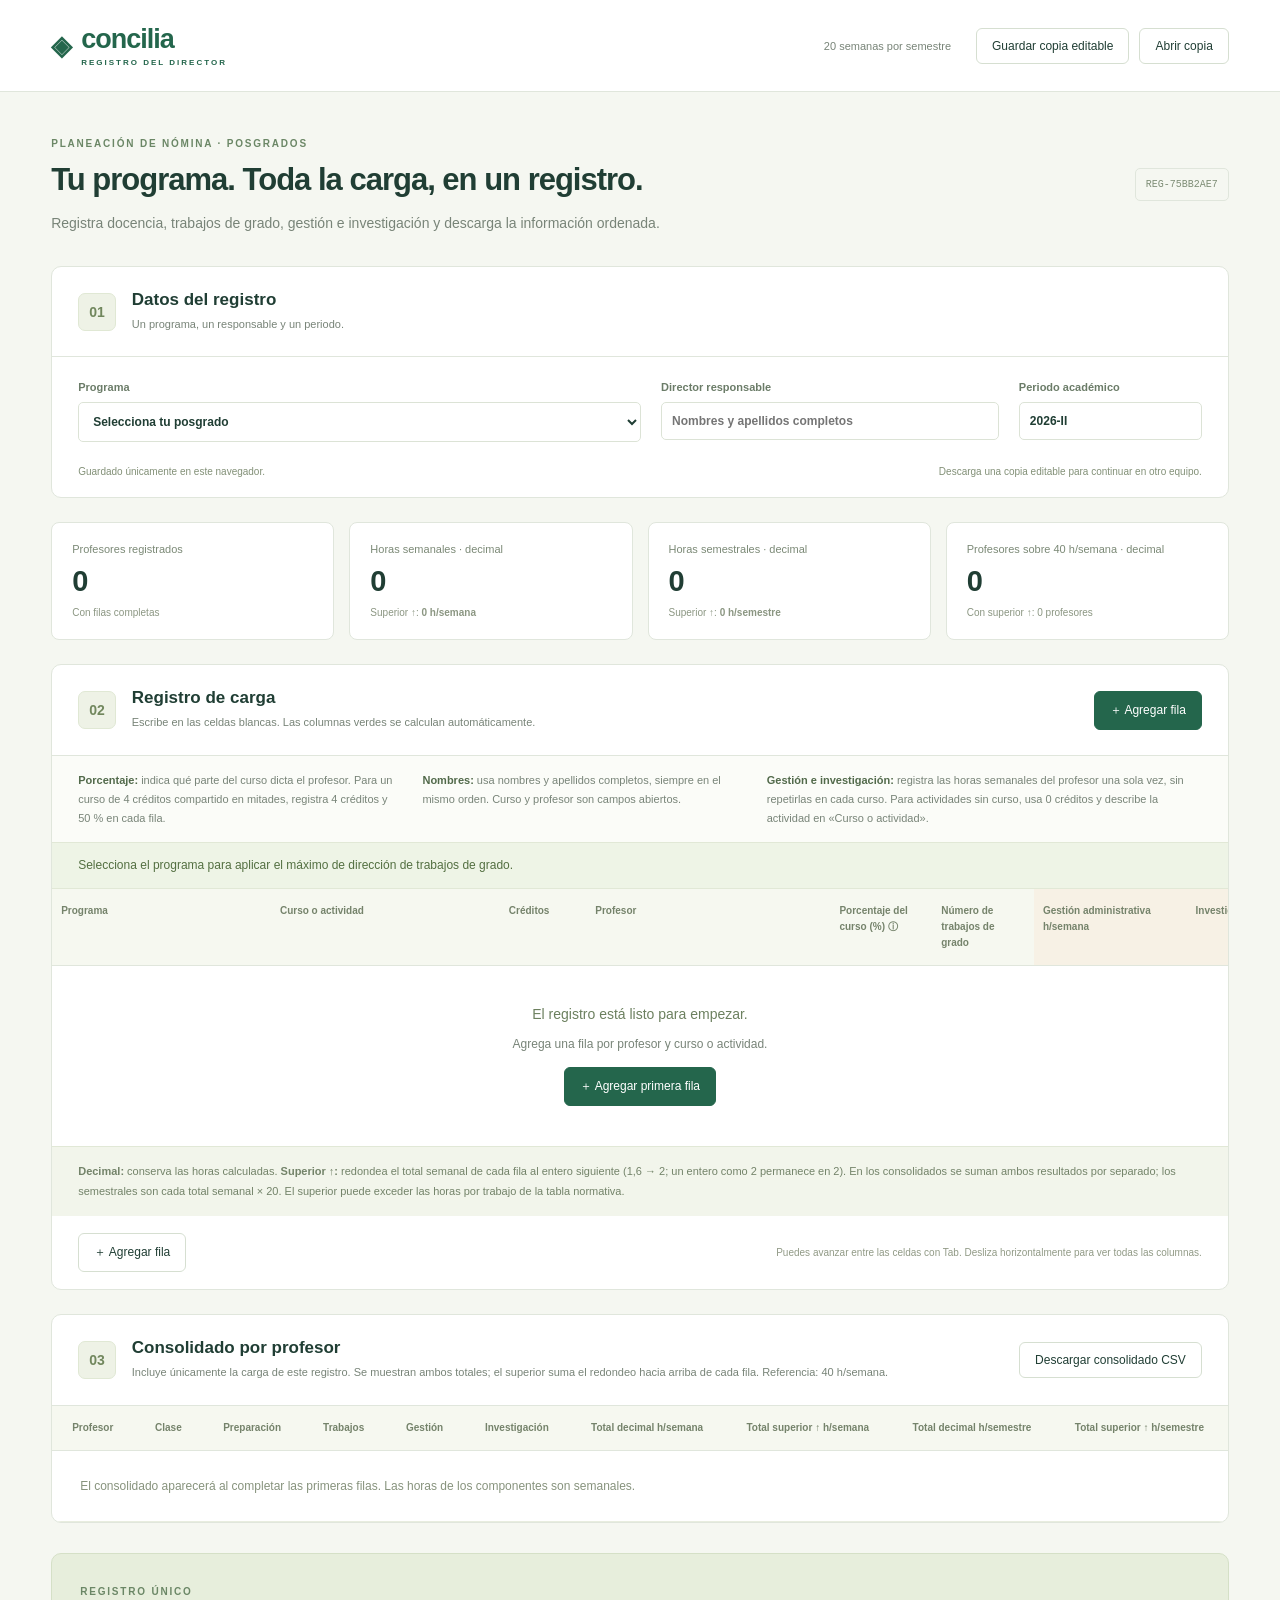
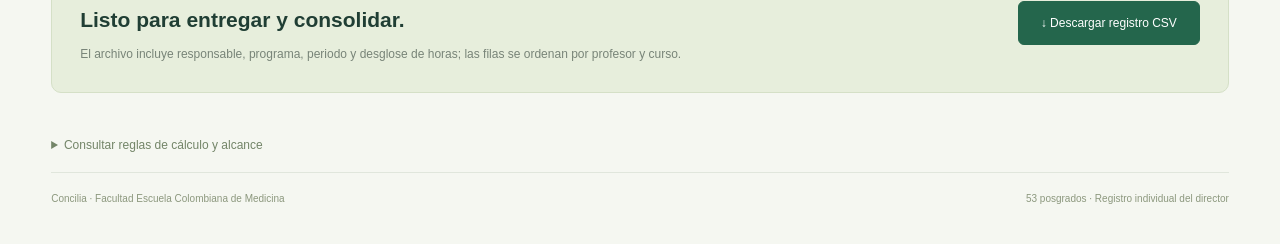
<file: index.html>
<!doctype html><html lang="es"><head><meta charset="utf-8"><meta name="viewport" content="width=device-width,initial-scale=1"><meta name="description" content="Registro individual de carga docente de posgrados: docencia, dirección de trabajos, gestión administrativa e investigación."><title>Concilia · Registro del director</title><link rel="stylesheet" href="style.css?v=20261104-3"></head><body>
<header><a href="#" class="brand">◈ <span>concilia<small>REGISTRO DEL DIRECTOR</small></span></a><div class="header-right"><span class="semester">20 semanas por semestre</span><button id="backup">Guardar copia editable</button><label class="button" for="restore">Abrir copia<input id="restore" type="file" accept=".json,application/json" hidden></label></div></header>
<main><div class="intro"><div><span class="eyebrow">PLANEACIÓN DE NÓMINA · POSGRADOS</span><h1>Tu programa. Toda la carga, en un registro.</h1><p>Registra docencia, trabajos de grado, gestión e investigación y descarga la información ordenada.</p></div><span class="doc-badge" id="record-id"></span></div>
<section class="panel identity"><div class="section-label"><b>01</b><div><h2>Datos del registro</h2><p>Un programa, un responsable y un periodo.</p></div></div><div class="metadata"><label>Programa<select id="program"><option value="">Selecciona tu posgrado</option></select></label><label>Director responsable<input id="director" maxlength="150" placeholder="Nombres y apellidos completos" autocomplete="name"></label><label>Periodo académico<input id="period" maxlength="30" value="2026-II" placeholder="Ej. 2027-I"></label></div><div class="save-line"><span id="save-state" role="status">Guardado únicamente en este navegador.</span><span>Descarga una copia editable para continuar en otro equipo.</span></div></section>
<div class="stats" id="stats"></div>
<section class="panel registry"><div class="section-label"><b>02</b><div><h2>Registro de carga</h2><p>Escribe en las celdas blancas. Las columnas verdes se calculan automáticamente.</p></div><button class="primary add-row">＋ Agregar fila</button></div><div class="guidance"><p><b>Porcentaje:</b> indica qué parte del curso dicta el profesor. Para un curso de 4 créditos compartido en mitades, registra 4 créditos y 50 % en cada fila.</p><p><b>Nombres:</b> usa nombres y apellidos completos, siempre en el mismo orden. Curso y profesor son campos abiertos.</p><p><b>Gestión e investigación:</b> registra las horas semanales del profesor una sola vez, sin repetirlas en cada curso. Para actividades sin curso, usa 0 créditos y describe la actividad en «Curso o actividad».</p></div>
<div class="thesis-policy" id="thesis-policy" role="status"></div><div class="sheet-wrap"><table id="sheet"><thead><tr><th>Programa</th><th>Curso o actividad</th><th>Créditos</th><th>Profesor</th><th title="Porcentaje del curso que dicta este profesor">Porcentaje del curso (%) ⓘ</th><th>Número de trabajos de grado</th><th class="input-hours">Gestión administrativa h/semana</th><th class="input-hours">Investigación h/semana</th><th class="calc">Preparación y evaluación h/semana</th><th class="calc">Clase h/semana</th><th class="calc">Trabajo de grado h/semana</th><th class="calc total-col">Total decimal h/semana</th><th class="calc total-col">Total superior ↑ h/semana</th></tr></thead><tbody id="body"></tbody></table></div><div id="empty"><span>El registro está listo para empezar.</span><p>Agrega una fila por profesor y curso o actividad.</p><button class="primary add-row">＋ Agregar primera fila</button></div><p class="rounding-note"><b>Decimal:</b> conserva las horas calculadas. <b>Superior ↑:</b> redondea el total semanal de cada fila al entero siguiente (1,6 → 2; un entero como 2 permanece en 2). En los consolidados se suman ambos resultados por separado; los semestrales son cada total semanal × 20. El superior puede exceder las horas por trabajo de la tabla normativa.</p><div class="sheet-bottom"><button class="add-row">＋ Agregar fila</button><span>Puedes avanzar entre las celdas con Tab. Desliza horizontalmente para ver todas las columnas.</span></div><div id="issues" aria-live="polite"></div></section>
<section class="panel summary"><div class="section-label"><b>03</b><div><h2>Consolidado por profesor</h2><p>Incluye únicamente la carga de este registro. Se muestran ambos totales; el superior suma el redondeo hacia arriba de cada fila. Referencia: 40 h/semana.</p></div><button id="download-summary">Descargar consolidado CSV</button></div><div class="summary-wrap"><table><thead><tr><th>Profesor</th><th>Clase</th><th>Preparación</th><th>Trabajos</th><th>Gestión</th><th>Investigación</th><th>Total decimal h/semana</th><th>Total superior ↑ h/semana</th><th>Total decimal h/semestre</th><th>Total superior ↑ h/semestre</th></tr></thead><tbody id="summary-body"></tbody></table></div></section>
<section class="download-panel"><div><span class="eyebrow">REGISTRO ÚNICO</span><h2>Listo para entregar y consolidar.</h2><p>El archivo incluye responsable, programa, periodo y desglose de horas; las filas se ordenan por profesor y curso.</p></div><button class="primary" id="download">↓ Descargar registro CSV</button></section>
<details class="rules"><summary>Consultar reglas de cálculo y alcance</summary><p>Cada crédito asignado equivale a 16 horas de clase y 8 de preparación por semestre. Se asigna automáticamente el máximo por trabajo y periodo académico: 16 horas en especializaciones no clínicas y maestrías de profundización; 32 horas en especializaciones médico-quirúrgicas o clínicas y en la Maestría en Fisiología Traslacional (investigación); 48 horas en doctorado. Las demás maestrías son de profundización. Las horas de dirección se recalculan según el programa seleccionado, también al abrir una copia guardada. Todo se divide en 20 semanas. El total decimal semanal suma clase, preparación, dirección, gestión e investigación. Además, se reporta el total superior, que redondea hacia arriba al entero <b>por fila</b>. El consolidado superior suma los valores superiores de las filas, no redondea de nuevo el total decimal del profesor. Ambos totales semestrales se calculan multiplicando su total semanal por 20.</p><p>Los máximos por trabajo se aplican al cálculo decimal. El total superior es una referencia de redondeo y puede superar esos máximos. Las alertas distinguen excesos decimales y excesos que aparecen solo con el superior. Se considera únicamente este registro, sin consultar otros programas. Nombres con diferencias en mayúsculas, tildes y espacios se agrupan; abreviaturas, orden diferente u homónimos requieren revisión del director.</p><p>Este registro se guarda localmente en el navegador. La app no envía la información de nómina a un servidor ni sincroniza entre equipos. Las copias descargadas contienen la información que ingresaste.</p></details><footer><span>Concilia · Facultad Escuela Colombiana de Medicina</span><span>53 posgrados · Registro individual del director</span></footer></main><div id="toast" role="status"></div><script src="catalog.js?v=20261104-3"></script><script src="thesis-rules.js?v=20261104-3"></script><script src="model.js?v=20261104-3"></script><script src="app.js?v=20261104-3"></script></body></html>
</file>
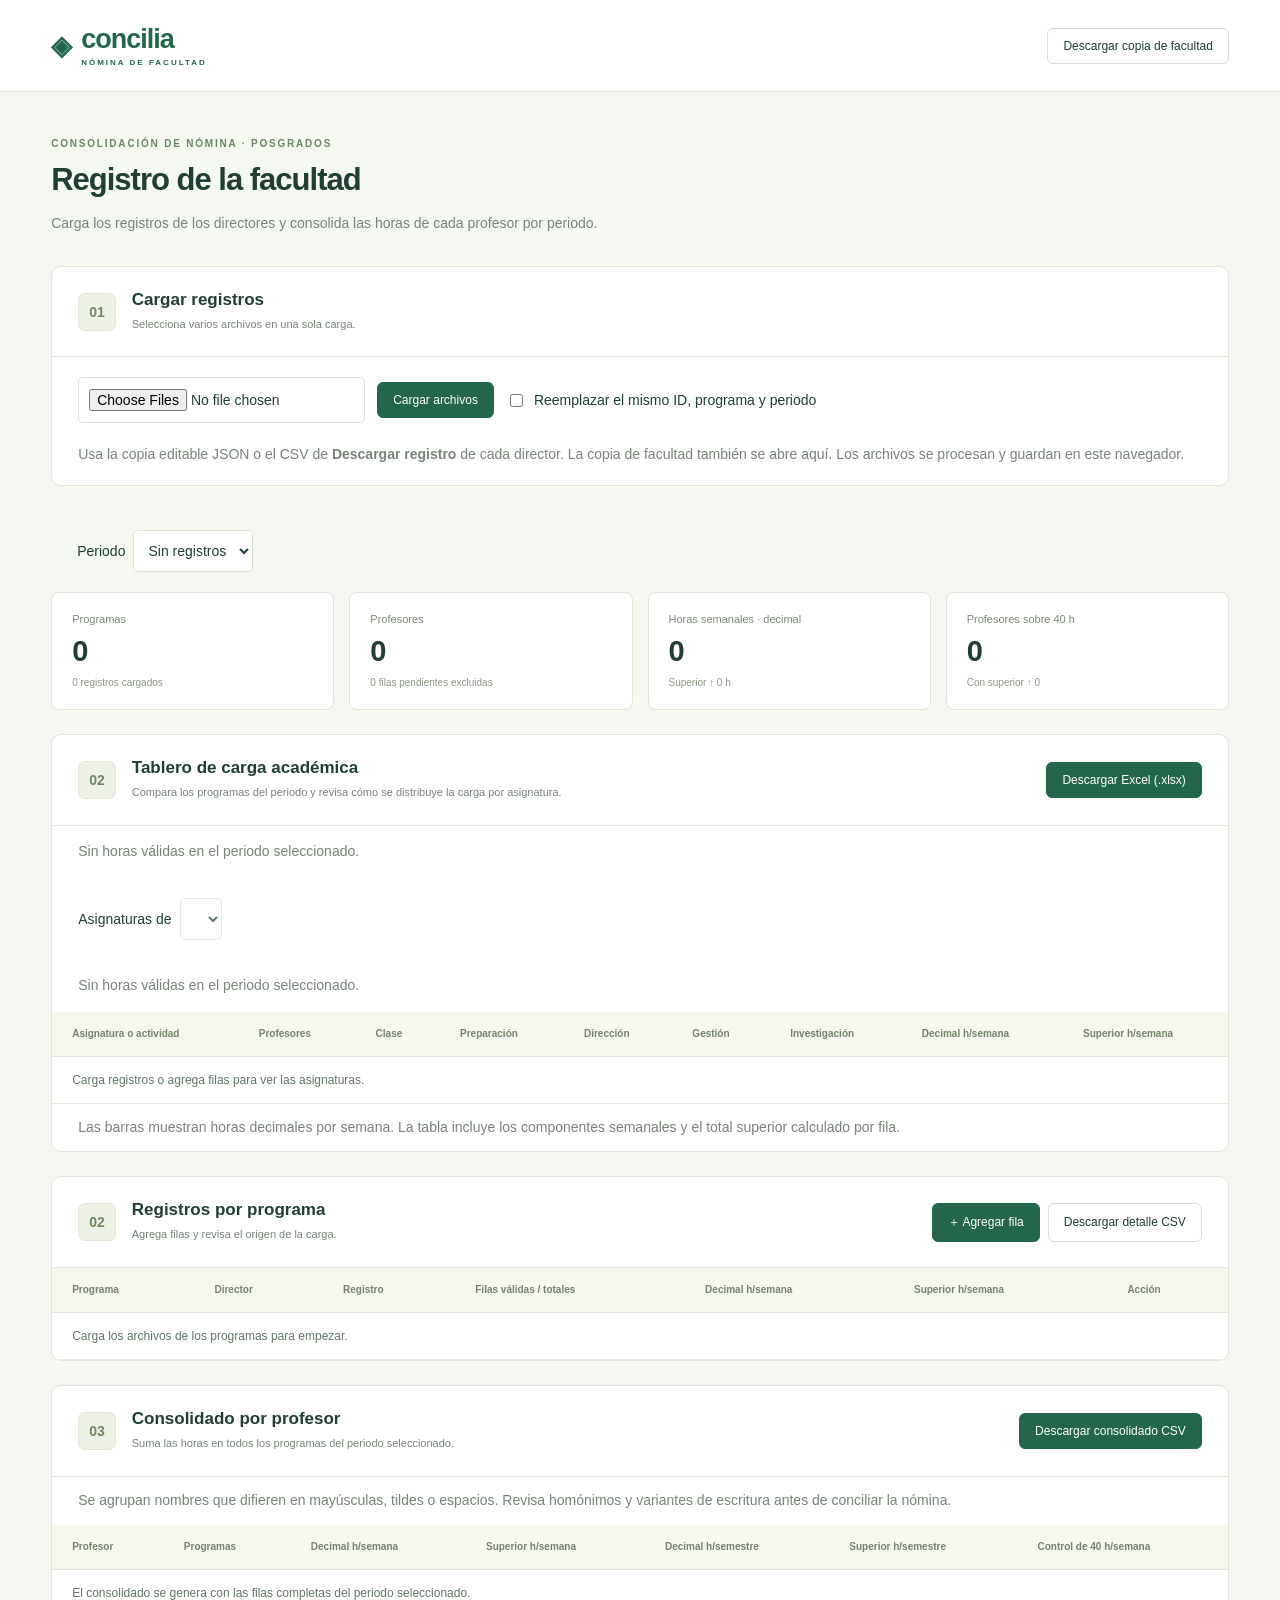
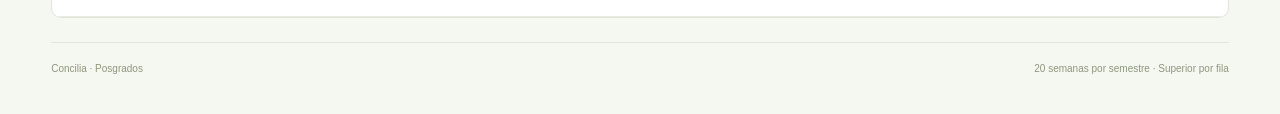
<file: facultad/index.html>
<!doctype html>
<html lang="es">
<head>
<meta charset="utf-8">
<meta name="viewport" content="width=device-width, initial-scale=1">
<title>Concilia · Nómina de facultad</title>
<link rel="stylesheet" href="../style.css?v=20261104-3">
<style>
.workspace-controls{display:flex;gap:12px;flex-wrap:wrap;align-items:center;padding:20px 26px}.workspace-controls label{display:flex;gap:8px;align-items:center}.workspace-controls input[type=checkbox]{width:auto}.workspace-controls select{max-width:100%}.import-note{margin:0;padding:0 26px 18px}.faculty-status{margin:12px 0;white-space:pre-line}.faculty-table{min-width:880px}.faculty-exports{display:flex;gap:8px;flex-wrap:wrap;margin-left:auto}.faculty-note{margin:12px 26px}.faculty-empty{padding:24px;color:#627664}.faculty-detail{margin:18px 26px}.faculty-detail summary{cursor:pointer}.faculty-detail .summary-wrap{margin-top:12px}.faculty-table td{vertical-align:top}
</style>
<style>
.report-bar{max-width:850px;margin:10px 0}.report-bar>div{display:flex;justify-content:space-between;gap:12px;font-size:13px}.report-bar strong{white-space:nowrap}.report-track,.report-track>span{display:block;border-radius:6px;height:8px}.report-track{margin-top:5px;background:#edf3eb}.report-track>span{background:#4a8b68}
.editable-detail{min-width:1150px}.editable-detail td{padding:6px}.detail-input{width:100%;min-width:75px;box-sizing:border-box}.detail-input[type=text]{min-width:155px}#detail-feedback{margin:8px 0}
</style>
<style>
.entry-dialog{width:min(720px,calc(100% - 28px));max-height:90vh;overflow:auto;border:1px solid #dbe5db;border-radius:16px;padding:24px;color:#183d2e}.entry-dialog::backdrop{background:#183d2e66}.entry-dialog h2{margin:0 0 16px}.entry-fields{display:grid;grid-template-columns:repeat(2,minmax(0,1fr));gap:12px;border:0;padding:0;margin:12px 0}.entry-dialog label{display:grid;gap:4px;font-size:13px}.entry-dialog input,.entry-dialog select{min-width:0;width:100%;box-sizing:border-box}.entry-dialog [hidden]{display:none}.entry-actions{display:flex;justify-content:flex-end;gap:8px;flex-wrap:wrap}.entry-result{margin:12px 0;color:#4b6656}.entry-error{color:#a12e22}@media(max-width:520px){.entry-fields{grid-template-columns:1fr}}
</style>
</head>
<body>
<header><span class="brand">◈ <span>concilia<small>NÓMINA DE FACULTAD</small></span></span><div class="header-right"><button id="backup">Descargar copia de facultad</button></div></header>
<main>
<div class="intro"><div><span class="eyebrow">CONSOLIDACIÓN DE NÓMINA · POSGRADOS</span><h1>Registro de la facultad</h1><p>Carga los registros de los directores y consolida las horas de cada profesor por periodo.</p></div></div>
<section class="panel">
<div class="section-label"><b>01</b><div><h2>Cargar registros</h2><p>Selecciona varios archivos en una sola carga.</p></div></div>
<div class="workspace-controls"><input id="files" type="file" multiple accept=".json,.csv" aria-label="Archivos de los programas"><button class="primary" id="import">Cargar archivos</button><label><input type="checkbox" id="replace"> Reemplazar el mismo ID, programa y periodo</label></div>
<p class="import-note">Usa la copia editable JSON o el CSV de <b>Descargar registro</b> de cada director. La copia de facultad también se abre aquí. Los archivos se procesan y guardan en este navegador.</p>
</section>
<p id="status" class="faculty-status" role="status"></p>
<div class="workspace-controls"><label>Periodo <select id="period"></select></label></div>
<div class="stats" id="stats"></div>
<section class="panel">
<div class="section-label"><b>02</b><div><h2>Tablero de carga académica</h2><p>Compara los programas del periodo y revisa cómo se distribuye la carga por asignatura.</p></div><div class="faculty-exports"><button class="primary" id="excel">Descargar Excel (.xlsx)</button></div></div>
<div id="program-chart" class="faculty-note"></div>
<div class="workspace-controls"><label>Asignaturas de <select id="dashboard-program"></select></label></div>
<div id="course-chart" class="faculty-note"></div>
<div class="summary-wrap"><table class="faculty-table"><thead><tr><th>Asignatura o actividad</th><th>Profesores</th><th>Clase</th><th>Preparación</th><th>Dirección</th><th>Gestión</th><th>Investigación</th><th>Decimal h/semana</th><th>Superior h/semana</th></tr></thead><tbody id="dashboard-courses"></tbody></table></div>
<p class="faculty-note">Las barras muestran horas decimales por semana. La tabla incluye los componentes semanales y el total superior calculado por fila.</p>
</section>
<section class="panel">
<div class="section-label"><b>02</b><div><h2>Registros por programa</h2><p>Agrega filas y revisa el origen de la carga.</p></div><div class="faculty-exports"><button class="primary" id="add-row">＋ Agregar fila</button><button id="detail-csv">Descargar detalle CSV</button></div></div>
<div class="summary-wrap"><table class="faculty-table"><thead><tr><th>Programa</th><th>Director</th><th>Registro</th><th>Filas válidas / totales</th><th>Decimal h/semana</th><th>Superior h/semana</th><th>Acción</th></tr></thead><tbody id="records"></tbody></table></div>
<div id="detail"></div>
</section>
<section class="panel">
<div class="section-label"><b>03</b><div><h2>Consolidado por profesor</h2><p>Suma las horas en todos los programas del periodo seleccionado.</p></div><div class="faculty-exports"><button class="primary" id="summary-csv">Descargar consolidado CSV</button></div></div>
<p class="faculty-note">Se agrupan nombres que difieren en mayúsculas, tildes o espacios. Revisa homónimos y variantes de escritura antes de conciliar la nómina.</p>
<div class="summary-wrap"><table class="faculty-table"><thead><tr><th>Profesor</th><th>Programas</th><th>Decimal h/semana</th><th>Superior h/semana</th><th>Decimal h/semestre</th><th>Superior h/semestre</th><th>Control de 40 h/semana</th></tr></thead><tbody id="summary"></tbody></table></div>
</section>
<footer><span>Concilia · Posgrados</span><span>20 semanas por semestre · Superior por fila</span></footer>
</main>
<dialog id="entry-dialog" class="entry-dialog" aria-labelledby="entry-title">
<h2 id="entry-title">Agregar fila</h2>
<form id="entry-form">
<label>Registro de destino <select id="entry-destination"></select></label>
<fieldset id="entry-new" class="entry-fields">
<label>Programa <select id="entry-program" required></select></label>
<label>Periodo <input id="entry-period" placeholder="Ej. 2027-I" maxlength="30" required></label>
<label>Director o responsable <input id="entry-director" maxlength="150" required></label>
</fieldset>
<div class="entry-fields">
<label>Profesor <input id="entry-teacher" maxlength="150" required></label>
<label>Curso o actividad <input id="entry-course" maxlength="150" required></label>
<label>Créditos del curso <input id="entry-credits" type="number" min="0" step="0.01" value="0" required></label>
<label>Porcentaje del curso <input id="entry-pct" type="number" min="0.01" max="100" step="0.01" value="100" required></label>
<label>Trabajos de grado <input id="entry-works" type="number" min="0" step="1" value="0" required></label>
<label>Gestión administrativa h/semana <input id="entry-administration" type="number" min="0" step="0.01" value="0" required></label>
<label>Investigación h/semana <input id="entry-research" type="number" min="0" step="0.01" value="0" required></label>
</div>
<p id="entry-result" class="entry-result" aria-live="polite"></p>
<p id="entry-error" class="entry-error" role="alert"></p>
<div class="entry-actions"><button id="entry-cancel" type="button">Cancelar</button><button class="primary" type="submit">Guardar fila</button></div>
</form>
</dialog>
<script src="../catalog.js?v=20261104-3"></script>
<script src="../thesis-rules.js?v=20261104-3"></script>
<script src="../model.js?v=20261104-3"></script>
<script src="xlsx.js?v=20261106"></script>
<script src="reports.js?v=20261106"></script>
<script src="faculty.js?v=20261106-2"></script>
</body>
</html>
</file>
<file: style.css>
:root{--ink:#203e34;--muted:#788478;--green:#24664c;--line:#e0e6dc;--bg:#f5f7f1}*{box-sizing:border-box}body{margin:0;font:14px 'Segoe UI',Arial,sans-serif;color:var(--ink);background:var(--bg)}button,input,select{font:inherit}button,.button{display:inline-block;background:#fff;border:1px solid #d6dfd1;padding:10px 15px;border-radius:6px;color:var(--ink);cursor:pointer;text-decoration:none;font-size:12px}button:hover,.button:hover{background:#eaf0e5}button:focus-visible,.button:focus-within,summary:focus-visible{outline:3px solid #87ab73;outline-offset:3px}.primary{background:var(--green);border-color:var(--green);color:#fff}.primary:hover{background:#194c38}header{display:flex;align-items:center;justify-content:space-between;gap:20px;padding:24px 4vw;background:#fff;border-bottom:1px solid var(--line)}.brand{display:flex;align-items:center;gap:10px;color:var(--green);text-decoration:none;font-size:27px;font-weight:650;letter-spacing:-1px}.brand small{display:block;font-size:8px;font-weight:600;letter-spacing:2px;margin-top:3px}.header-right{display:flex;align-items:center;gap:10px}.semester{font-size:11px;color:var(--muted);margin-right:15px}main{max-width:1520px;margin:auto;padding:42px 4vw 20px}.intro{display:flex;align-items:center;justify-content:space-between;gap:20px;margin-bottom:30px}.eyebrow{font-size:10px;letter-spacing:1.8px;font-weight:700;color:#6b8766}h1{font-size:31px;font-weight:650;letter-spacing:-1px;margin:12px 0}p{line-height:1.7;color:var(--muted)}.intro p{margin-bottom:0}.doc-badge{font:10px Consolas,monospace;white-space:nowrap;color:#7e8d76;border:1px solid var(--line);padding:10px;border-radius:5px}.panel{background:#fff;border:1px solid var(--line);border-radius:10px;overflow:hidden;margin:24px 0}.section-label{display:flex;align-items:center;gap:16px;padding:23px 26px;border-bottom:1px solid var(--line)}.section-label>b{font-size:14px;font-weight:600;background:#eef2e6;border:1px solid #e0e8d4;padding:10px;border-radius:7px;color:#71875d}.section-label h2{font-size:17px;margin:0}.section-label p{font-size:11px;margin:5px 0 0}.section-label>button{margin-left:auto;white-space:nowrap}.metadata{display:grid;grid-template-columns:2fr 1.2fr .65fr;gap:20px;padding:24px 26px}.metadata label{font-size:11px;font-weight:600;color:#6b7c68}input,select{padding:11px 10px;background:#fff;border:1px solid #dce3d6;border-radius:5px;color:var(--ink);outline-offset:-1px}input:focus,select:focus{outline:2px solid #759b66}.metadata input,.metadata select{display:block;width:100%;margin-top:9px;font-size:12px}.save-line{display:flex;justify-content:space-between;padding:0 26px 20px;gap:15px;font-size:10px;color:#829077}.stats{display:grid;grid-template-columns:repeat(4,1fr);gap:15px}.stat{background:#fff;border:1px solid var(--line);border-radius:8px;padding:20px}.stat label{display:block;color:#7b8976;font-size:11px}.stat strong{display:block;font-size:29px;margin:10px 0 5px;font-weight:650}.stat small{font-size:10px;color:#8b9682}.stat.warn{background:#fcf4e5;border-color:#e9dbc0}.stat.warn strong{color:#aa7a30}.guidance{padding:15px 26px;background:#fbfcf8;display:grid;grid-template-columns:1fr 1fr 1.35fr;gap:22px}.guidance p{font-size:11px;margin:0}.guidance b{color:#526a4b}.sheet-wrap{overflow:auto;max-height:65vh}table{width:100%;border-collapse:collapse;text-align:left}#sheet{min-width:1700px;table-layout:fixed}th{font-size:10px;font-weight:600;line-height:1.6;color:#75836b;background:#f6f8f0;padding:14px 9px;vertical-align:top;border-bottom:1px solid var(--line)}#sheet th:first-child{width:225px}#sheet th:nth-child(2){width:85px}#sheet th:nth-child(3){width:240px}#sheet th:nth-child(4){width:100px}#sheet th:nth-child(5){width:100px}#sheet th:nth-child(n+6){width:150px}.input-hours{background:#f7f1e5}.calc{background:#eaf1df}td{font-size:12px;padding:10px;border-bottom:1px solid #e8eddf}#sheet td{padding:7px 6px;vertical-align:top;border-right:1px solid #e8eddf}#sheet input{width:100%;font-size:12px;border-radius:3px;padding:10px 6px}#sheet td.calc{text-align:right;padding:18px 14px;color:#466d34;font-weight:600}.total-col{font-size:13px}#sheet thead{position:sticky;top:0;z-index:1}.delete{padding:5px 0;border:0;background:none;color:#a58874;font-size:9px}.row-note{display:block;font-size:10px;color:#ab7b38;line-height:1.5;margin-top:6px}.sheet-bottom{display:flex;justify-content:space-between;align-items:center;padding:17px 26px;gap:20px}.sheet-bottom span{font-size:10px;color:#919a86}#empty{text-align:center;padding:40px;color:#6c805f}#empty p{font-size:12px}#issues{font-size:11px;line-height:1.7}#issues>div{background:#fbf4e5;padding:16px 26px;color:#a17a35;border-top:1px solid #eee2c7}#issues ul{margin:7px 0;padding-left:18px}.summary-wrap{overflow:auto}.summary-wrap table{min-width:800px}.summary-wrap td{padding:16px 20px}.summary-wrap th{padding:14px 20px}.excess{color:#a77833;background:#fff1d7;border-radius:4px;padding:4px 7px;font-size:10px;display:inline-block;margin-top:5px}.download-panel{display:flex;align-items:center;justify-content:space-between;gap:30px;background:#e7eedc;border:1px solid #d5e0c7;padding:28px;border-radius:10px;margin-top:30px}.download-panel h2{font-size:21px;margin:10px 0}.download-panel p{font-size:12px;max-width:680px;margin-bottom:0}.download-panel button{padding:14px 22px;white-space:nowrap}.rules{margin-top:25px;padding:20px 0;color:#738568;font-size:12px}.rules summary{cursor:pointer}.rules p{max-width:1050px;font-size:11px}footer{display:flex;justify-content:space-between;gap:20px;border-top:1px solid var(--line);padding:20px 0;color:#8c987e;font-size:10px}#toast{display:none;position:fixed;bottom:25px;right:25px;max-width:440px;padding:17px 23px;border-radius:7px;background:#284d3b;color:#fff;box-shadow:0 10px 40px #183e3222;font-size:13px;z-index:5}[hidden]{display:none!important}.storage-error{color:#ae642c!important}@media(max-width:1000px){.stats{grid-template-columns:repeat(2,1fr)}.metadata{grid-template-columns:1fr 1fr}.metadata label:first-child{grid-column:span 2}.guidance{grid-template-columns:1fr}.doc-badge{display:none}.semester{display:none}.intro h1{font-size:28px}}@media(max-width:650px){header{align-items:flex-start;gap:15px;padding:20px;flex-direction:column}.header-right{flex-wrap:wrap}main{padding:28px 15px}.intro h1{font-size:25px}.metadata{display:flex;flex-direction:column;padding:20px}.section-label{padding:18px;flex-wrap:wrap}.section-label>button{margin-left:0}.section-label p{max-width:230px}.save-line{padding:0 20px 20px;flex-direction:column}.stats{gap:10px}.stat{padding:16px}.guidance{padding:18px}.download-panel{flex-direction:column;align-items:flex-start;padding:22px}.download-panel h2{font-size:20px}.sheet-bottom{flex-direction:column;align-items:flex-start;padding:18px}footer{flex-direction:column}.summary-wrap th,.summary-wrap td{padding:12px}.brand{font-size:25px}}

/* Programa automático y regla de dirección por nivel. */
#sheet{min-width:1900px}#sheet th:first-child{width:215px}#sheet th:nth-child(2){width:225px}#sheet th:nth-child(3){width:85px}#sheet th:nth-child(4){width:240px}#sheet th:nth-child(5){width:100px}#sheet th:nth-child(6){width:100px}#sheet th:nth-child(n+7){width:150px}#sheet .program-readonly{background:#f1f4ec;color:#72816b;border-color:transparent;font-size:11px;cursor:default}.thesis-policy{padding:13px 26px;font-size:12px;line-height:1.6;color:#536f41;background:#eef4e6;border-top:1px solid #e1e8d6;border-bottom:1px solid #e1e8d6}

/* Comparación explícita de horas decimales y superiores. */
#sheet{min-width:2050px}.summary-wrap table{min-width:1150px}.rounding-note{padding:15px 26px;margin:0;background:#f2f5eb;color:#738369;font-size:11px;border-top:1px solid #e1e8d6;line-height:1.8}
</file>
